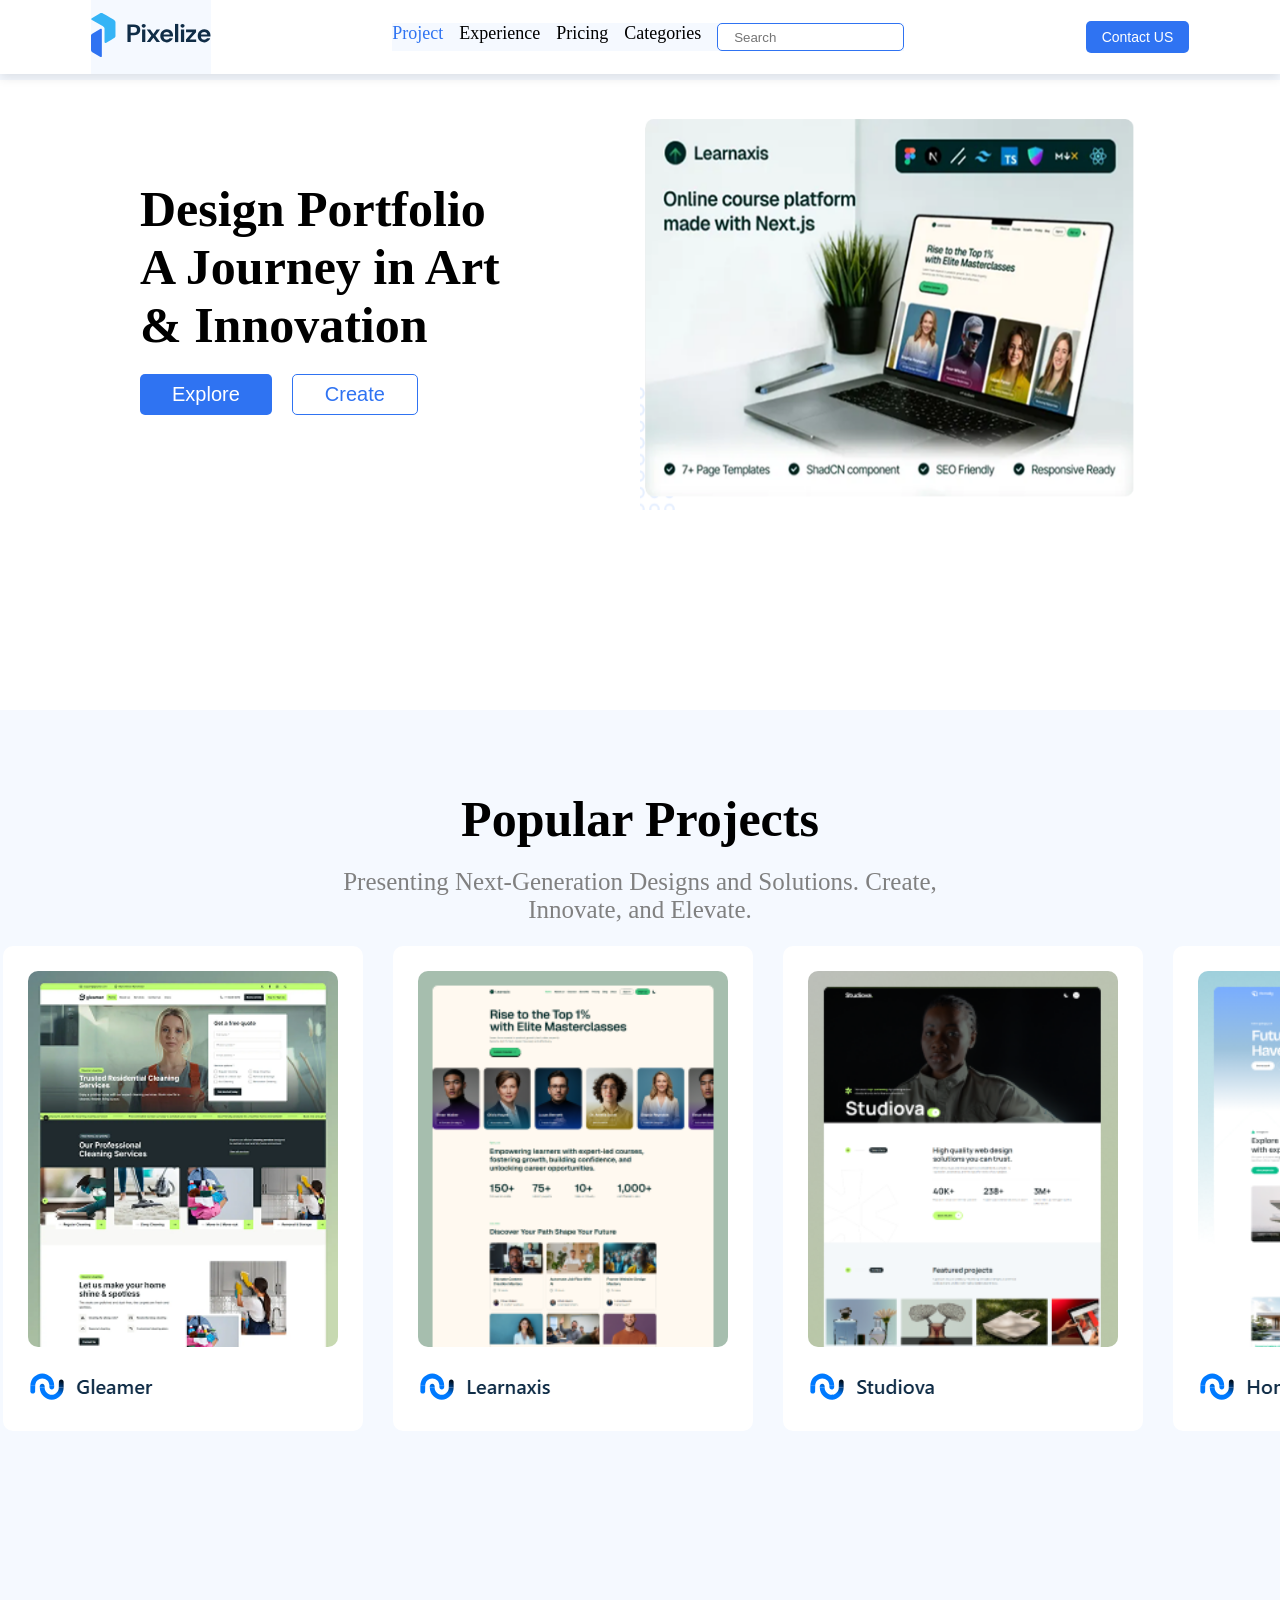
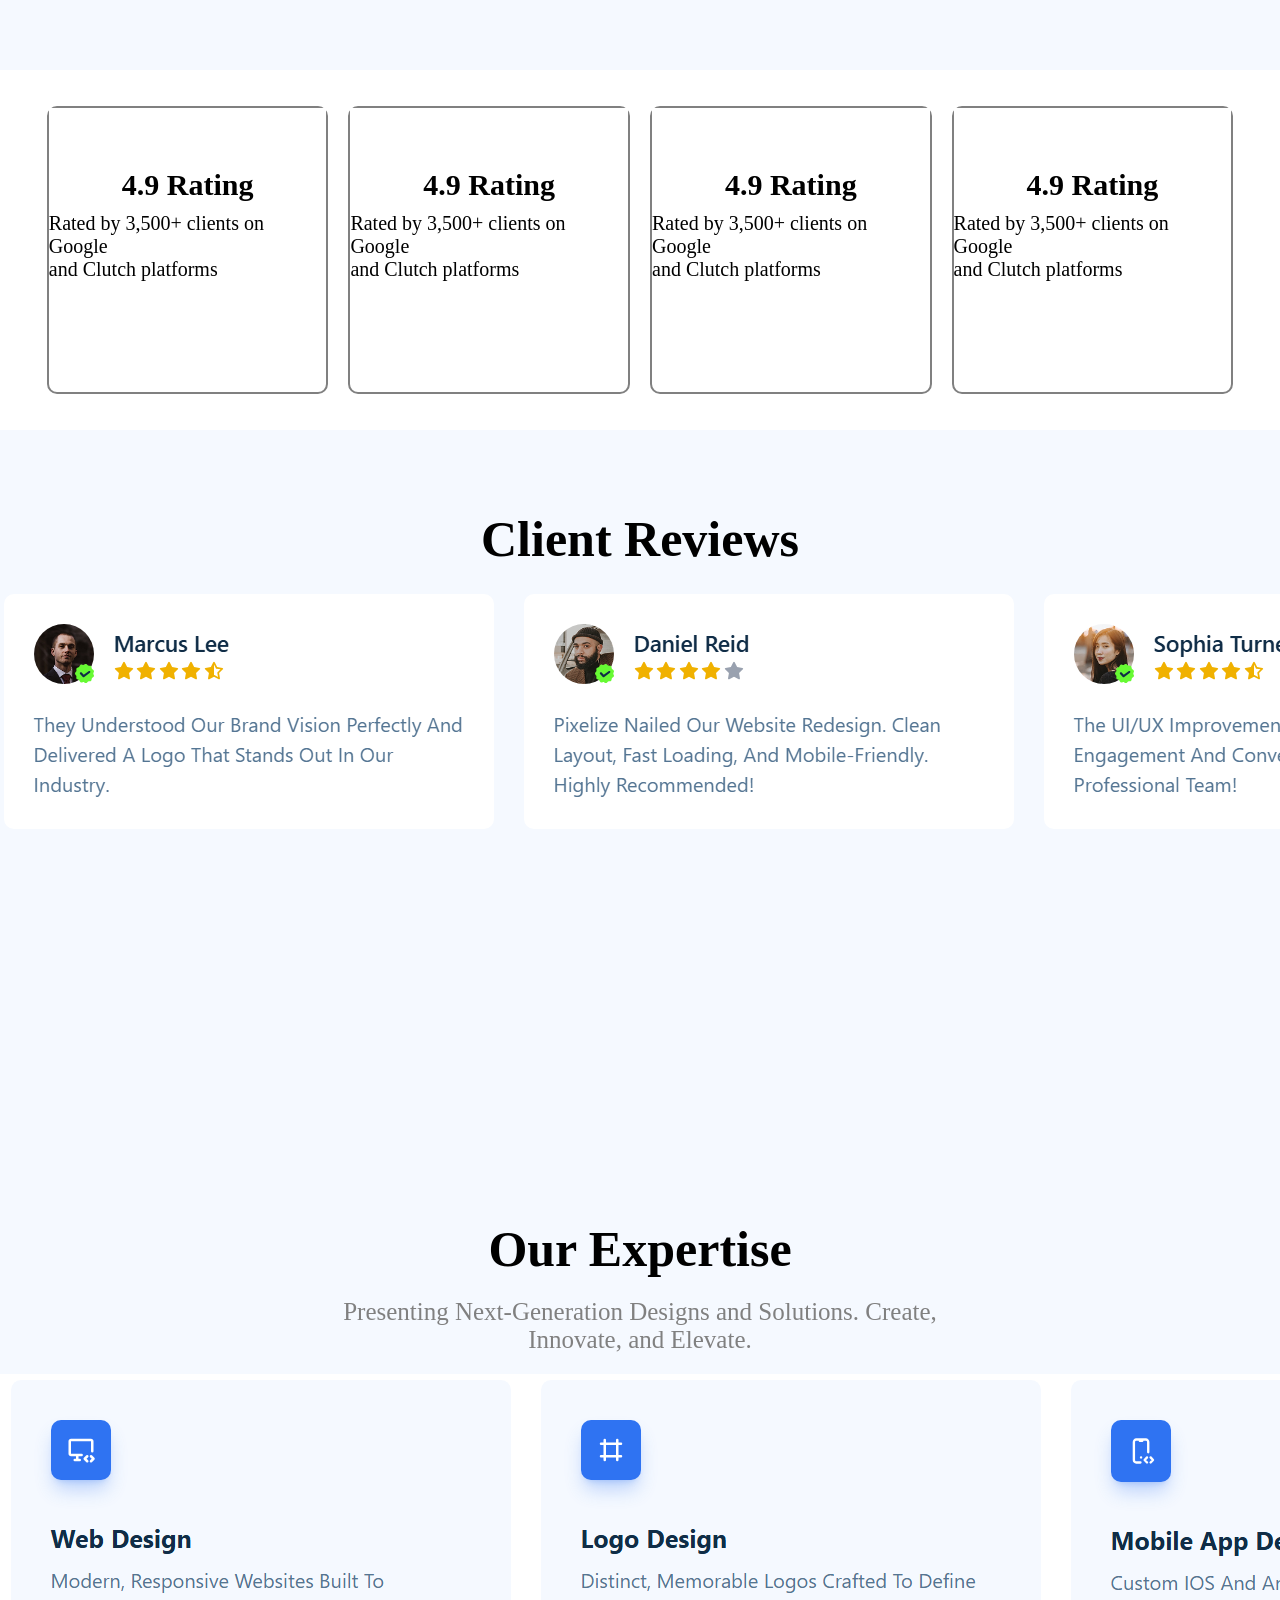
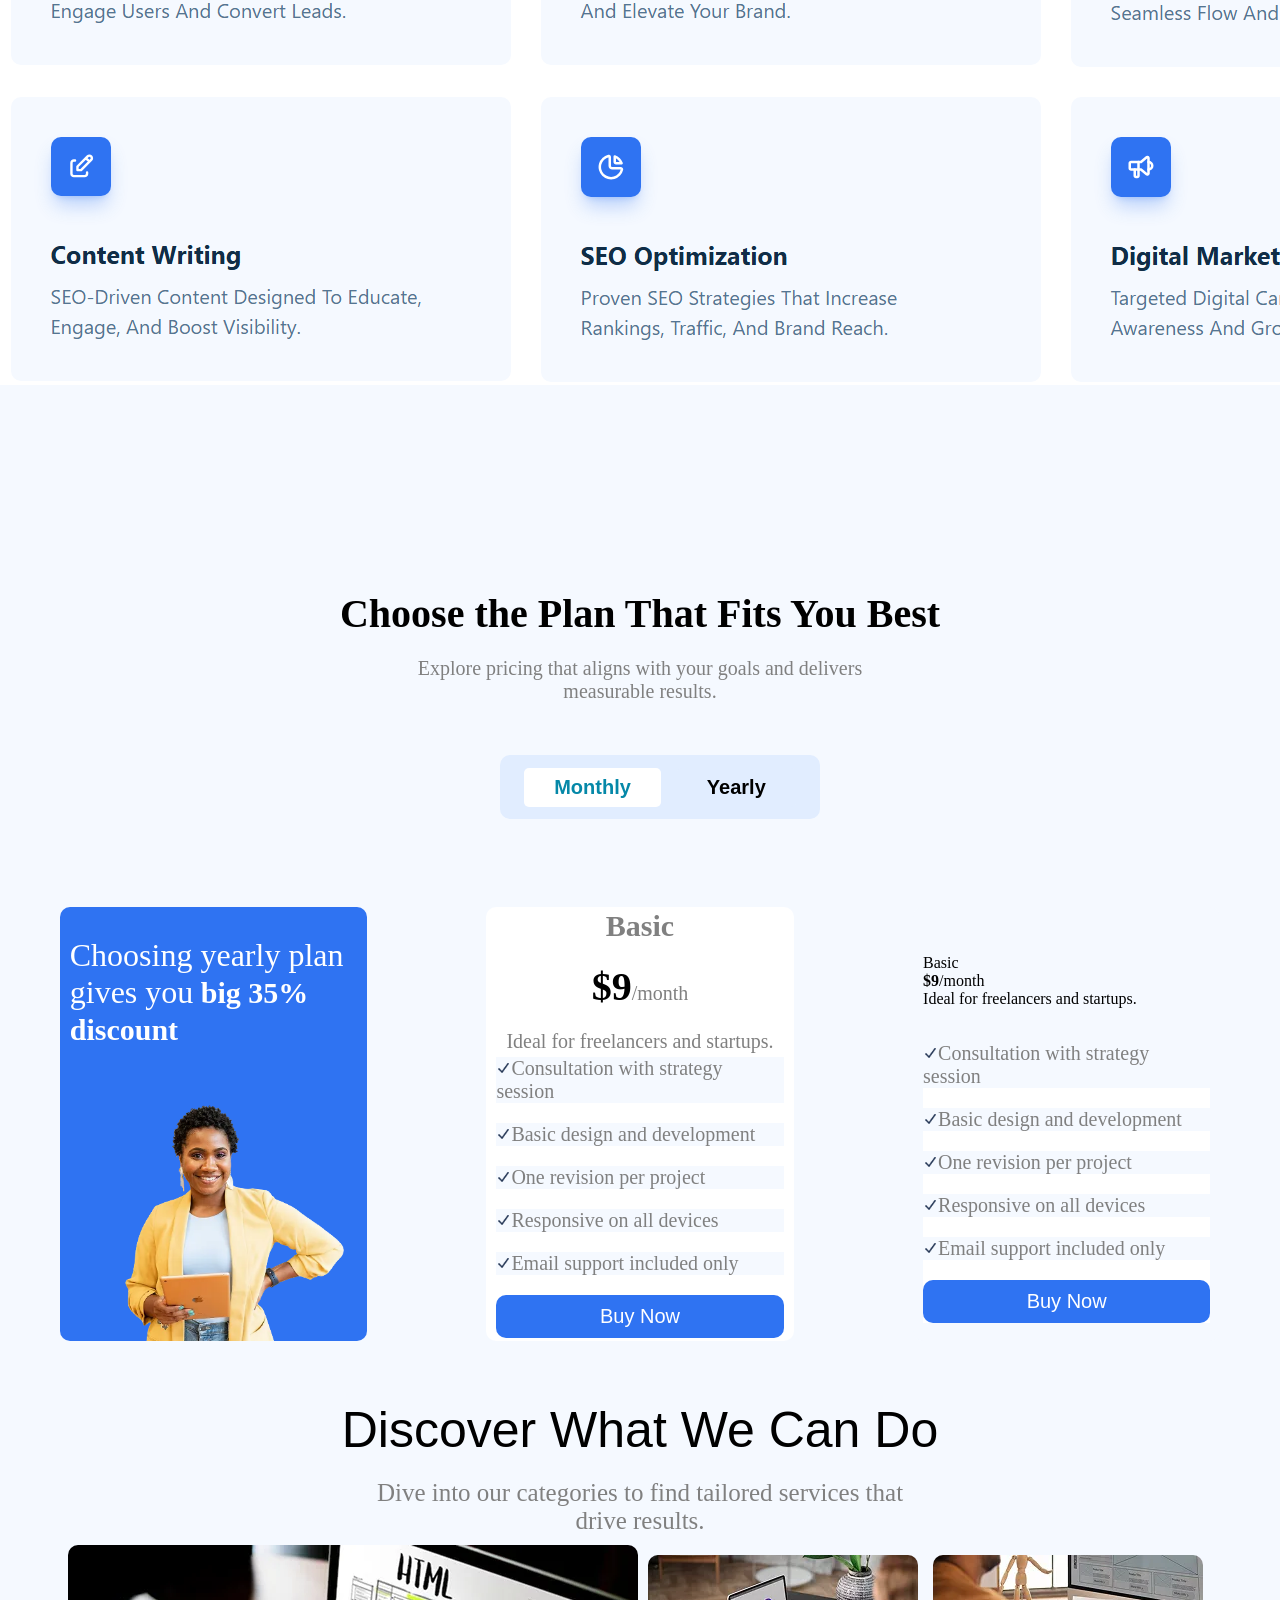
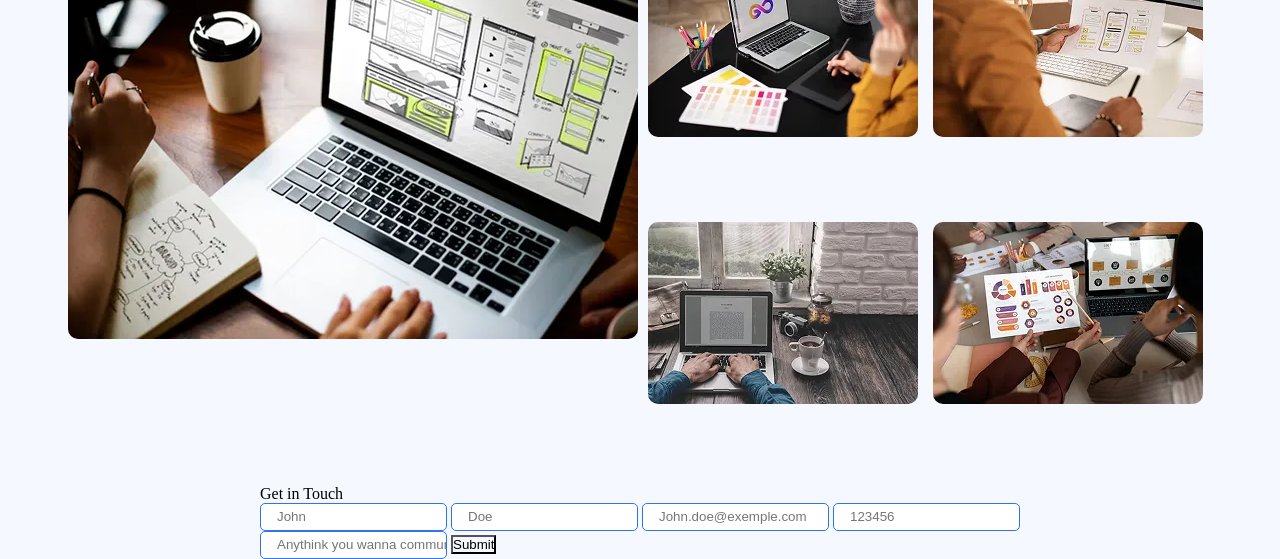
<file: index.html>
<!DOCTYPE html>
<html lang="en">

<head>
    <meta charset="UTF-8">
    <meta name="viewport" content="width=device-width, initial-scale=1.0">
    <title>My Web Site</title>
    <link rel="stylesheet" href="./styles/navstyle.css">
    <link rel="stylesheet" href="./styles/main.css">
</head>

<body>
    <section class="headerConteiner">
        <div class="image-div">
            <img class="imagelogo" src="./assets/logo.svg" alt="logo">
        </div>
        <div class="divlink">
            <ul class="navList">
                <li><a href="#popular" class="linkColor">Project</a></li>
                <li><a href="#Expertise">Experience</a></li>
                <li><a href="#plans">Pricing</a></li>
                <li><a href="#Discover">Categories</a></li>
            </ul>
            <div><input type="text" placeholder="Search"></div>
        </div>
        <button class="btn">Contact US</button>
    </section>
    <section class="mainIndex">
        <div class="heroMain">
            <div class="dva">
                <p class="pDesign">Design Portfolio<br> A Journey in Art <br> & Innovation</p>
                <div class="btns">
                    <button class="btnAction btn">Explore</button>
                    <button class="btnAction btnC">Create</button>
                </div>
            </div>
            <div class="dvb">
                <img src="./assets/hero.png" alt="" class="imgHero">
            </div>
        </div>

    </section>
    <section class="mainIndex" id="popular">
        <h1 class="hpop">Popular Projects</h1>
        <p class="ppres">Presenting Next-Generation Designs and Solutions. Create,<br /> Innovate, and Elevate.</p>
        <div class="imageMai2">
            <img src="./assets/image-main.png" alt="">
        </div>
    </section>
    <section class="sectionCardA">
        <div>
            <h2>4.9 Rating</h2>
            <p>Rated by 3,500+ clients on Google<br> and Clutch platforms</p>
        </div>
        <div>
            <h2>4.9 Rating</h2>
            <p>Rated by 3,500+ clients on Google<br> and Clutch platforms</p>
        </div>
        <div>
            <h2>4.9 Rating</h2>
            <p>Rated by 3,500+ clients on Google<br> and Clutch platforms</p>
        </div>
        <div>
            <h2>4.9 Rating</h2>
            <p>Rated by 3,500+ clients on Google<br> and Clutch platforms</p>
        </div>
    </section>
    <section class="mainIndex">
        <h1 class="hpop">Client Reviews</h1>
        <div class="imageMai2">
            <img src="./assets/satisfy.png" alt="images">
        </div>
    </section>
    <section class="mainIndex" id="Expertise">
        <h1 class="hpop">Our Expertise</h1>
        <p class="ppres">Presenting Next-Generation Designs and Solutions. Create,<br /> Innovate, and Elevate.</p>
        <div class="imageMai2">
            <img src="./assets/tools.png" alt="">
        </div>
    </section>
    <section class="sectionPlans" id="plans">
        <div class="plansHeader">
            <h3>Choose the Plan That Fits You Best</h3>
            <p>Explore pricing that aligns with your goals and delivers<br> measurable results.</p>
            <div><button>Monthly</button><button class="btnB">Yearly</button></div>
        </div>
        <div class="planConteiner">
            <div class="plansCard cardA">
                <p>Choosing yearly plan gives you<b> big 35% discount</b></p>
                <img src="./assets/Girl.webp" alt="">
            </div>
            <div class="plansCard cardB">
                <div class="b1">
                    <p><mark>Basic</mark></p>
                    <p><b>$9</b>/month</p>
                    <p>Ideal for freelancers and startups.</p>
                </div>
                <div class="b2">
                    <p><img src="./icons/check-solid.png" alt="" class="ic">Consultation with strategy session</p>
                    <p><img src="./icons/check-solid.png" alt="" class="ic">Basic design and development</p>
                    <p><img src="./icons/check-solid.png" alt="" class="ic">One revision per project</p>
                    <p><img src="./icons/check-solid.png" alt="" class="ic">Responsive on all devices</p>
                    <p><img src="./icons/check-solid.png" alt="" class="ic">Email support included only</p>
                    <button class="actionbtn">Buy Now</button>
                </div>
            </div>
            <div class="plansCard">
                <div class="b1">
                    <p><mark>Basic</mark></p>
                    <p><b>$9</b>/month</p>
                    <p>Ideal for freelancers and startups.</p>
                </div>
                <div class="b2">
                    <p><img src="./icons/check-solid.png" alt="" class="ic">Consultation with strategy session</p>
                    <p><img src="./icons/check-solid.png" alt="" class="ic">Basic design and development</p>
                    <p><img src="./icons/check-solid.png" alt="" class="ic">One revision per project</p>
                    <p><img src="./icons/check-solid.png" alt="" class="ic">Responsive on all devices</p>
                    <p><img src="./icons/check-solid.png" alt="" class="ic">Email support included only</p>
                    <button class="actionbtn">Buy Now</button>
                </div>
            </div>
        </div>
    </section>
    <section class="Discover" id="Discover">
        <p class="ParaDiscoverA">Discover What We Can Do</p>
        <p class="ParaDiscoverB">Dive into our categories to find tailored services that<br> drive results.</p>
        <div class="Discover-Conteiner">
            <div class="DiscoverA"><img src="./assets/img1.webp" alt=""></div>
            <div class="DiscoverB">
                <div><img src="./assets/img2.webp" alt=""></div>
                <div><img src="./assets/img3.webp" alt=""></div>
                <div><img src="./assets/img4.webp" alt=""></div>
                <div><img src="./assets/img5.webp" alt=""></div>
            </div>

        </div>
    </section>
    <section class="conteinerForm">
        <p>Get in Touch</p>
        <div>
            <div>
                <input type="text" placeholder="John">
                <input type="text" placeholder="Doe">
                <input type="email" placeholder="John.doe@exemple.com">
                <input type="number" placeholder="123456">
            </div>
            <input type="text" placeholder="Anythink you wanna communicate">
            <button>Submit</button>
        </div>
    </section>



    <!-- 
    <section class="footerConteiner">
        <p>all Right Reserved</p>

    </section> -->
</body>

</html>
</file>
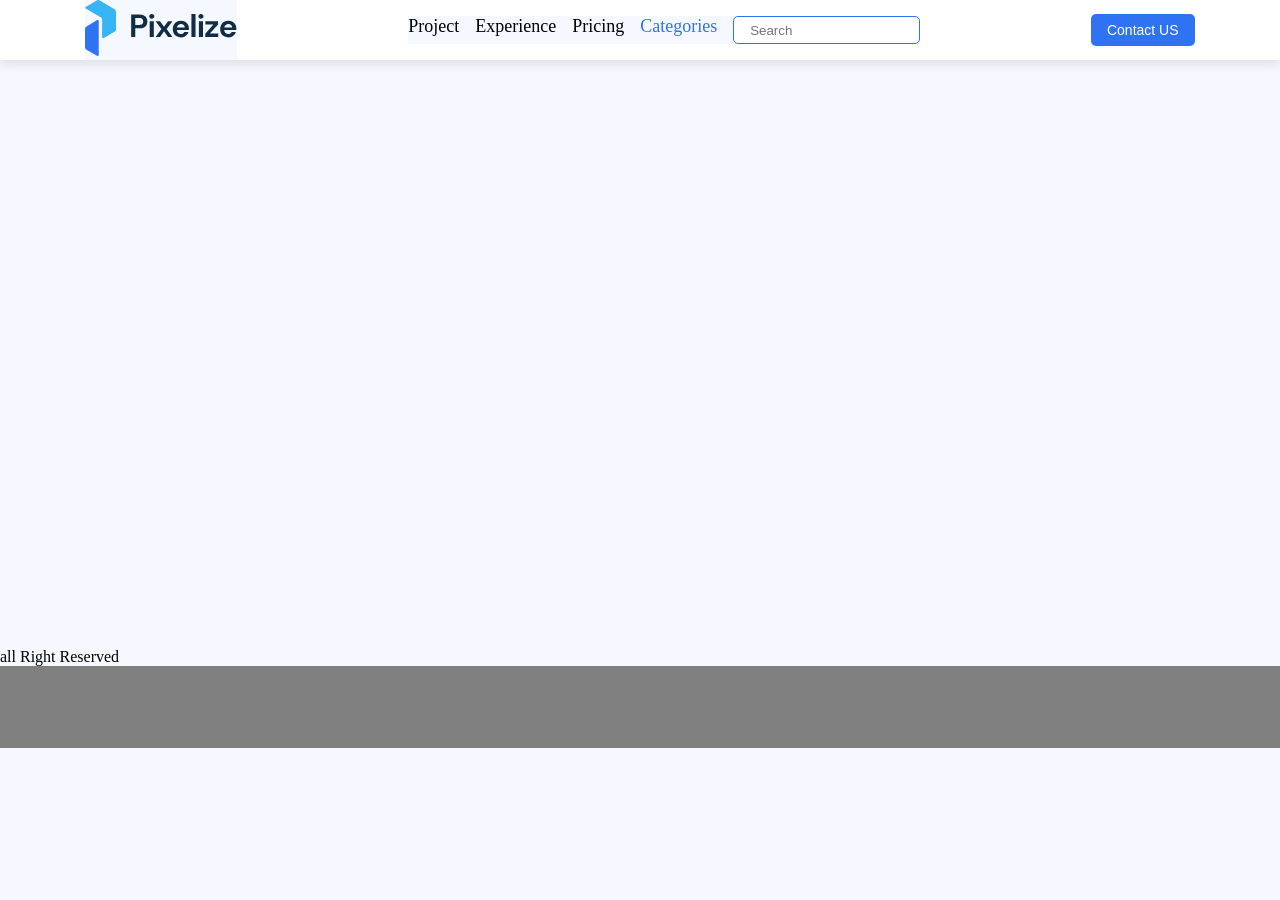
<file: pages/categories.html>
<!DOCTYPE html>
<html lang="en">

<head>
    <meta charset="UTF-8">
    <meta name="viewport" content="width=device-width, initial-scale=1.0">
    <title>My Web Site</title>
    <link rel="stylesheet" href="../styles/navstyle.css">
</head>

<body>
    <section class="headerConteiner">
        <div class="image-div">
            <img class="image-divr" src="../assets/logo.svg" alt="logo">
        </div>
        <div class="divlink">
            <ul class="navList">
                <li><a href="../index.html">Project</a></li>
                <li><a href="./experience.html">Experience</a></li>
                <li><a href="./pricing.html">Pricing</a></li>
                <li><a href="./categories.html" class="linkColor">Categories</a></li>
            </ul>
            <div><input type="text" placeholder="Search"></div>
        </div>
        <button class="btn">Contact US</button>
    </section>
<section class="main-index">


<p>categories project</p>

</section>
<section class="footerConteiner">
<p>all Right Reserved</p>
</section>
</body>

</html>
</file>
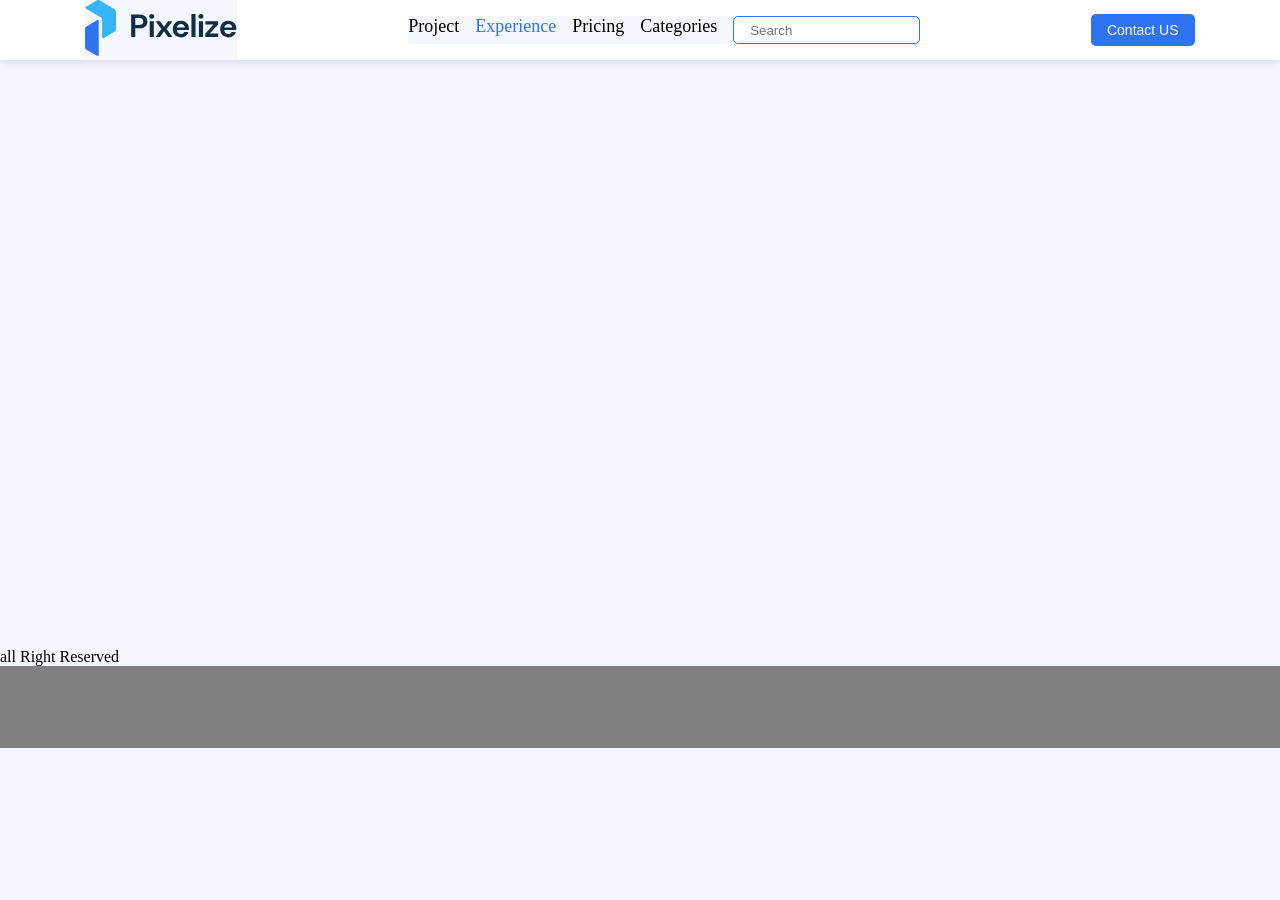
<file: pages/experience.html>
<!DOCTYPE html>
<html lang="en">

<head>
    <meta charset="UTF-8">
    <meta name="viewport" content="width=device-width, initial-scale=1.0">
    <title>My Web Site</title>
    <link rel="stylesheet" href="../styles/navstyle.css">
</head>

<body>
    <section class="headerConteiner">
        <div class="image-div">
            <img class="image-divr" src="../assets/logo.svg" alt="logo">
        </div>
        <div class="divlink">
            <ul class="navList">
                <li><a href="../index.html">Project</a></li>
                <li><a href="./experience.html" class="linkColor">Experience</a></li>
                <li><a href="./pricing.html">Pricing</a></li>
                <li><a href="./categories.html">Categories</a></li>
            </ul>
            <div><input type="text" placeholder="Search"></div>
        </div>
        <button class="btn">Contact US</button>
    </section>
<section class="main-index">


<p>experience project</p>

</section>
<section class="footerConteiner">
<p>all Right Reserved</p>
</section>
</body>

</html>
</file>
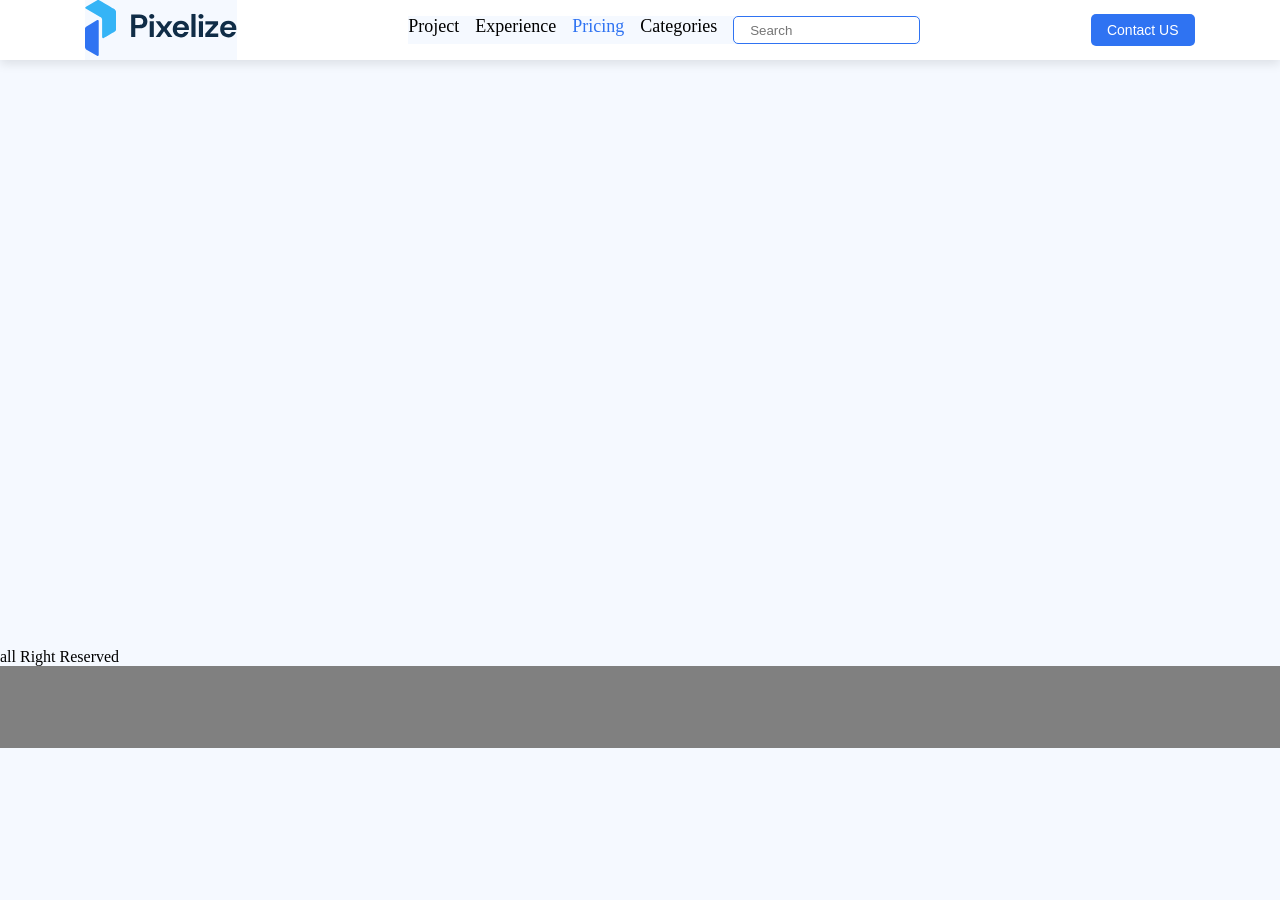
<file: pages/pricing.html>
<!DOCTYPE html>
<html lang="en">

<head>
    <meta charset="UTF-8">
    <meta name="viewport" content="width=device-width, initial-scale=1.0">
    <title>My Web Site</title>
    <link rel="stylesheet" href="../styles/navstyle.css">
</head>

<body>
    <section class="headerConteiner">
        <div class="image-div">
            <img class="image-divr" src="../assets/logo.svg" alt="logo">
        </div>
        <div class="divlink">
            <ul class="navList">
                <li><a href="../index.html">Project</a></li>
                <li><a href="./experience.html">Experience</a></li>
                <li><a href="./pricing.html" class="linkColor">Pricing</a></li>
                <li><a href="./categories.html">Categories</a></li>
            </ul>
            <div><input type="text" placeholder="Search"></div>
        </div>
        <button class="btn">Contact US</button>
    </section>
<section class="main-index">


<p>pricing project</p>

</section>
<section class="footerConteiner">
<p>all Right Reserved</p>
</section>
</body>

</html>
</file>
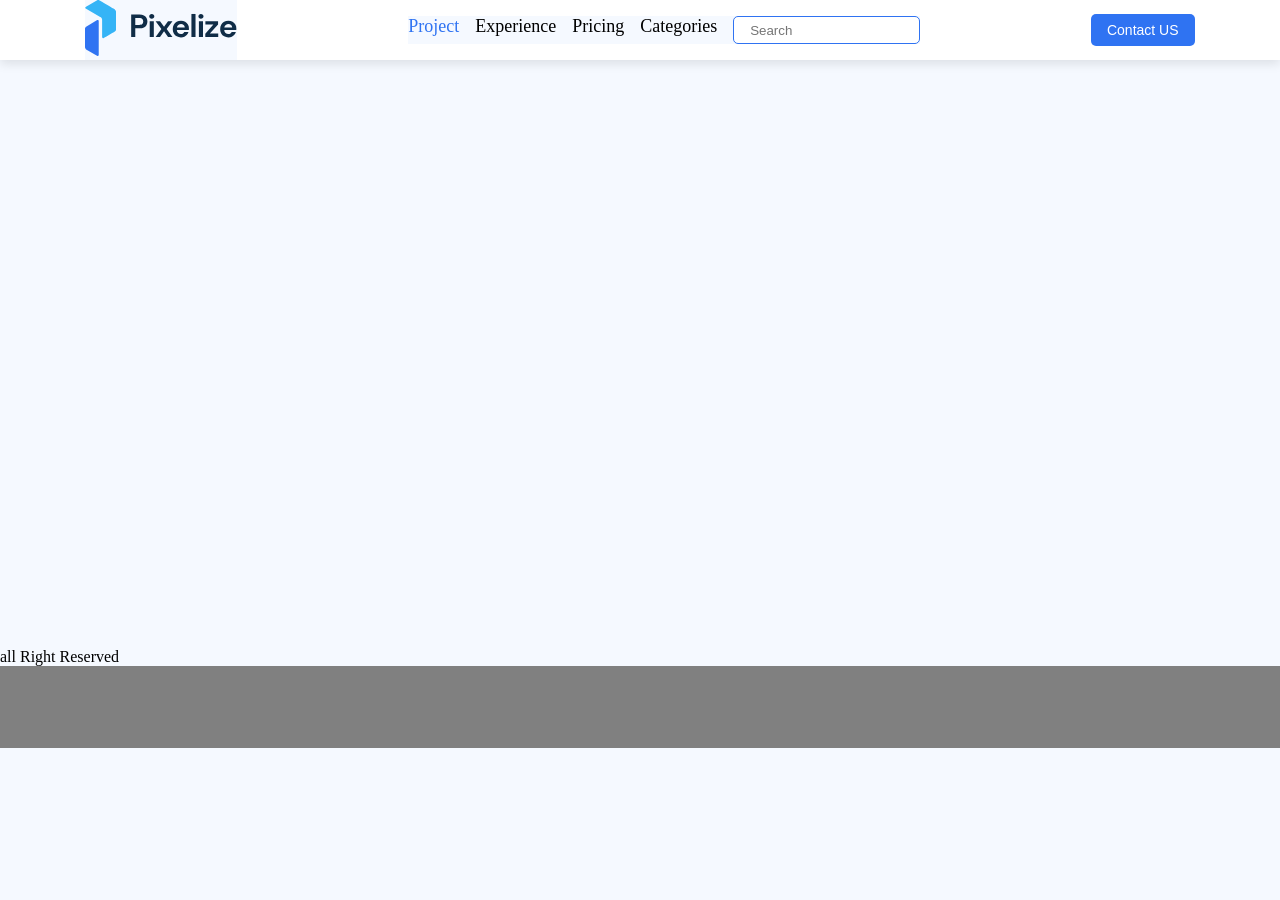
<file: pages/projects.html>
<!DOCTYPE html>
<html lang="en">

<head>
    <meta charset="UTF-8">
    <meta name="viewport" content="width=device-width, initial-scale=1.0">
    <title>My Web Site</title>
    <link rel="stylesheet" href="../styles/navstyle.css">
</head>

<body>
    <section class="headerConteiner">
        <div class="image-div">
            <img class="image-divr" src="../assets/logo.svg" alt="logo">
        </div>
        <div class="divlink">
            <ul class="navList">
                <li><a href="../index.html" class="linkColor">Project</a></li>
                <li><a href="./experience.html">Experience</a></li>
                <li><a href="./pricing.html">Pricing</a></li>
                <li><a href="./categories.html">Categories</a></li>
            </ul>
            <div><input type="text" placeholder="Search"></div>
        </div>
        <button class="btn">Contact US</button>
    </section>
<section class="main-index">


<p>project project</p>

</section>
<section class="footerConteiner">
<p>all Right Reserved</p>
</section>
</body>

</html>
</file>
<file: styles/navstyle.css>
*{
    margin: 0;
    padding: 0;
    box-sizing: border-box;
    background-color: rgb(245, 249, 255);
}


.headerConteiner{
    display: flex;
    flex-direction: row;
    justify-content: space-around;
    align-items: center;
    position: fixed;
    top: 0;
    left: 0;
    width: 100%;
    background: white;
    z-index: 1000;
    box-shadow: 0 4px 10px rgba(0,0,0,0.1);
}
.navList{
    display: flex;
    flex-direction: row;
    gap: 1rem;
    list-style: none;
    
}
a{
    
    text-decoration: none;
    color: black;
    font-size: 18px;
}
a:hover{
    color: #2f73f2;
}
.divlink{
    display: flex;
    gap: 1rem;
}
.linkColor{
    color: #2f73f2;
}
.imagelogo{
    width: 120px;
    height: 70px;
    
}
input{
    width: auto;
height: 28px;
background: white;
border: 1px solid #2f73f2;
border-radius: 5px ;
padding-left: 1rem;
}
.btn{
    background-color: #2f73f2;
    color: white;
    padding: 0.5rem 1rem;
    font-size: 14px;
    border: 0;
    border-radius: 5px;
    
}
.btn:hover{
    cursor: pointer;
    background-color: white;
    color: #2f73f2;
    border: 1px solid #2f73f2;
}
.mainIndex{
    width: 100%;
    height: 70vh;
    display: flex;
    justify-content: space-around;
}
.heroMain{
    width: 100%;
    height: 70vh;
    display: flex;
    padding-left: 140px ;
    padding-right: 140px ;
    background-color: white;
    
    
}
.pDesign{
    font-size: 50px;
    font-weight: bold;
    background-color: white;
}
.dva{
    
    padding-top: 100px;
    width: 50%;
    background-color: white;
}

.btns{
    background-color: white;
    margin-top: 20px;
    display: flex;
    gap: 20px;
}
.btnAction{
    padding: 0.5rem 2rem;
    font-size: 20px;
    background-color: white;
    background-color: #2f73f2;
    
}
.btnC{
    background-color: white;
    color: #2f73f2;
    border-radius:5px;
    border: 1px solid #2f73f2;
}
.btnC:hover{
    background-color: #2f73f2;
    color: white;
}
.dvb{
    background-color: white;
    width: 50%;
    display: flex;
    justify-content: end;
}
.imgHero{
    width: 500px;
    height: 400px;
    margin-top:30px;
}
.footerConteiner{
    width: 100%;
    height: 100px;
    margin-top: 70vh;
    background-color: gray;
}
</file>
<file: styles/main.css>
.mainIndex{
display: block;
align-items: center;
margin-top: 80px;
}
.hpop{
    display: flex;
    justify-content: center;
    align-items: center;
    padding-bottom: 20px;
    font-size: 50px;
}
.ppres{
   display: flex;
    justify-content: center;
   color: gray;
    padding-bottom: 20px;
    font-size: 25px;
    text-align: center;
}
.imageMai2{
    width: 100%;
    height: 80px;
}
.sectionCardA{
    display: flex;
    align-items: center;
    justify-content: center;
    background-color: white;
    gap: 20px;
    width: 100%;
    height: 40vh;
    margin-top: 250px;
    margin-bottom: 80px;
}
.sectionCardA>div{
display:block;
width: 22%;
height: 80%;
border-radius: 10px;
border: 2px solid gray;
background-color: white;

}
.sectionCardA>div>h2{
    display: flex;
    justify-content: center;
    padding-top: 60px;
    font-size: 30px;
    background-color: white;

}
.sectionCardA>div>p{
    background-color: white;
    display: flex;
    justify-content: center;
    padding-top: 10px;
    font-size: 20px;
}
.sectionPlans{
    width: 100%;
    height: auto;
    display: grid;
    align-items: center;
    margin-top: 300px;
    margin-bottom: 20px;
    padding: 40px 0px;
    gap: 40px;
}
.plansHeader{
    display: grid;
    align-items: center;
    justify-content: center;
    gap: 20px;
}
.plansHeader>h3{
    font-size: 40px;
    
}
.plansHeader>p{
    font-size: 20px;
    color: gray;
    text-align: center;  
}
.plansHeader>div{
background-color: #e1edff;
display: flex;
align-items: center;
justify-content: center;
width: 20rem;
height: 4rem;
gap: 1rem;
margin-top: 2rem;
margin-bottom: 3rem;
margin-left: 10rem;
border-radius: 10px;


}

.plansHeader>div>button{
    background-color: white;
    font-size: 20px;
    padding: 8px 30px;
    color: rgb(5, 136, 168);
    border: none;
    border-radius: 5px;
    cursor: pointer;
    font-weight: bold;
   
}
.plansHeader>div>.btnB{
    background-color: #e1edff;
    color: black;
}
.planConteiner{
    display: flex;
    justify-content: space-around;
    width: 100%;
    height: auto;
   

}
.plansCard{
    width: 24%;
    height: auto;
    padding-top: 30px;
    padding-left: 10px;
    padding-right: 10px;
    display: grid;
    justify-content: center;
    align-items: center;
    border-radius: 10px;
    
}
.cardA{
background-color: #2f73f2;;
}
.plansCard>img{
    margin-top: 50px;
    margin-left: 50px;
    width: 80%;
    background-color: #2f73f2;
}
.plansCard>p{
    font-size: 32px;
    background-color: #2f73f2;
    color: white;
}
.plansCard>p>b{
    font-size: 30px;
    background-color: #2f73f2;
    color: white;
}

.cardB{
    background-color: white;
    padding-top: 0px;
}
.cardB>.b1{
    display: grid;
    gap: 20px;
    background-color: none ;
    background-color: white;
}

.cardB>.b1>p{
    font-size: 20px;
    color: gray;
    text-align: center;
    padding-top: 0px;
    background-color: white;
}
.cardB>.b1>p>b{
    color: black;
    font-size: 40px;
    background-color: white;
}
.ic{
    width: 15px;
}
.cardB>.b1>p>mark{
    color: gray;
    font-size: 30px;
    font-weight: bold;
    background-color: white;
}
.b2{
    background-color: white;
    display: grid;
    gap: 20px;
}
.b2{
    font-size: 20px;
    color: gray;
}
.actionbtn{
    background-color: #2f73f2;
    font-size: 20px;
    padding: 10px 5px;
    border-radius: 10px;
    border: 0;
    color: white;
}
.actionbtn:hover{
    background-color:white ;
    font-size: 20px;
    padding: 10px 5px;
    border-radius: 10px;
    border: 1px solid #2f73f2;
    color: #2f73f2;
}
.Discover{
    width: 100%;
    height: auto;
    display: grid;
    align-items: center;
    justify-content: center;
}
.Discover-Conteiner{
    display: flex;
    background-color: blue;
    width: 90%;
    height: 60vh;
}
.DiscoverB{
    display: grid;
    grid-template-rows: repeat(2, 1fr);
    grid-template-columns: repeat(2, 1fr);
    gap: 15px;
    padding: 10px;
}
.DiscoverB>div img{
    border-radius: 10px;
}.DiscoverA img{
    border-radius: 10px;
}
.ParaDiscoverA{
    font-size: 50px;
    font-family: 'Franklin Gothic Medium', 'Arial Narrow', Arial, sans-serif;
    text-align: center;
    padding-bottom: 20px;
}
.ParaDiscoverB{
    font-size: 25px;
    color: gray;
    text-align: center;
    padding-bottom: 10px;
}
.conteinerForm{
    width: 100%;
    height: auto;
    display: grid;
    align-items: center;
    justify-content: center;
}
</file>
